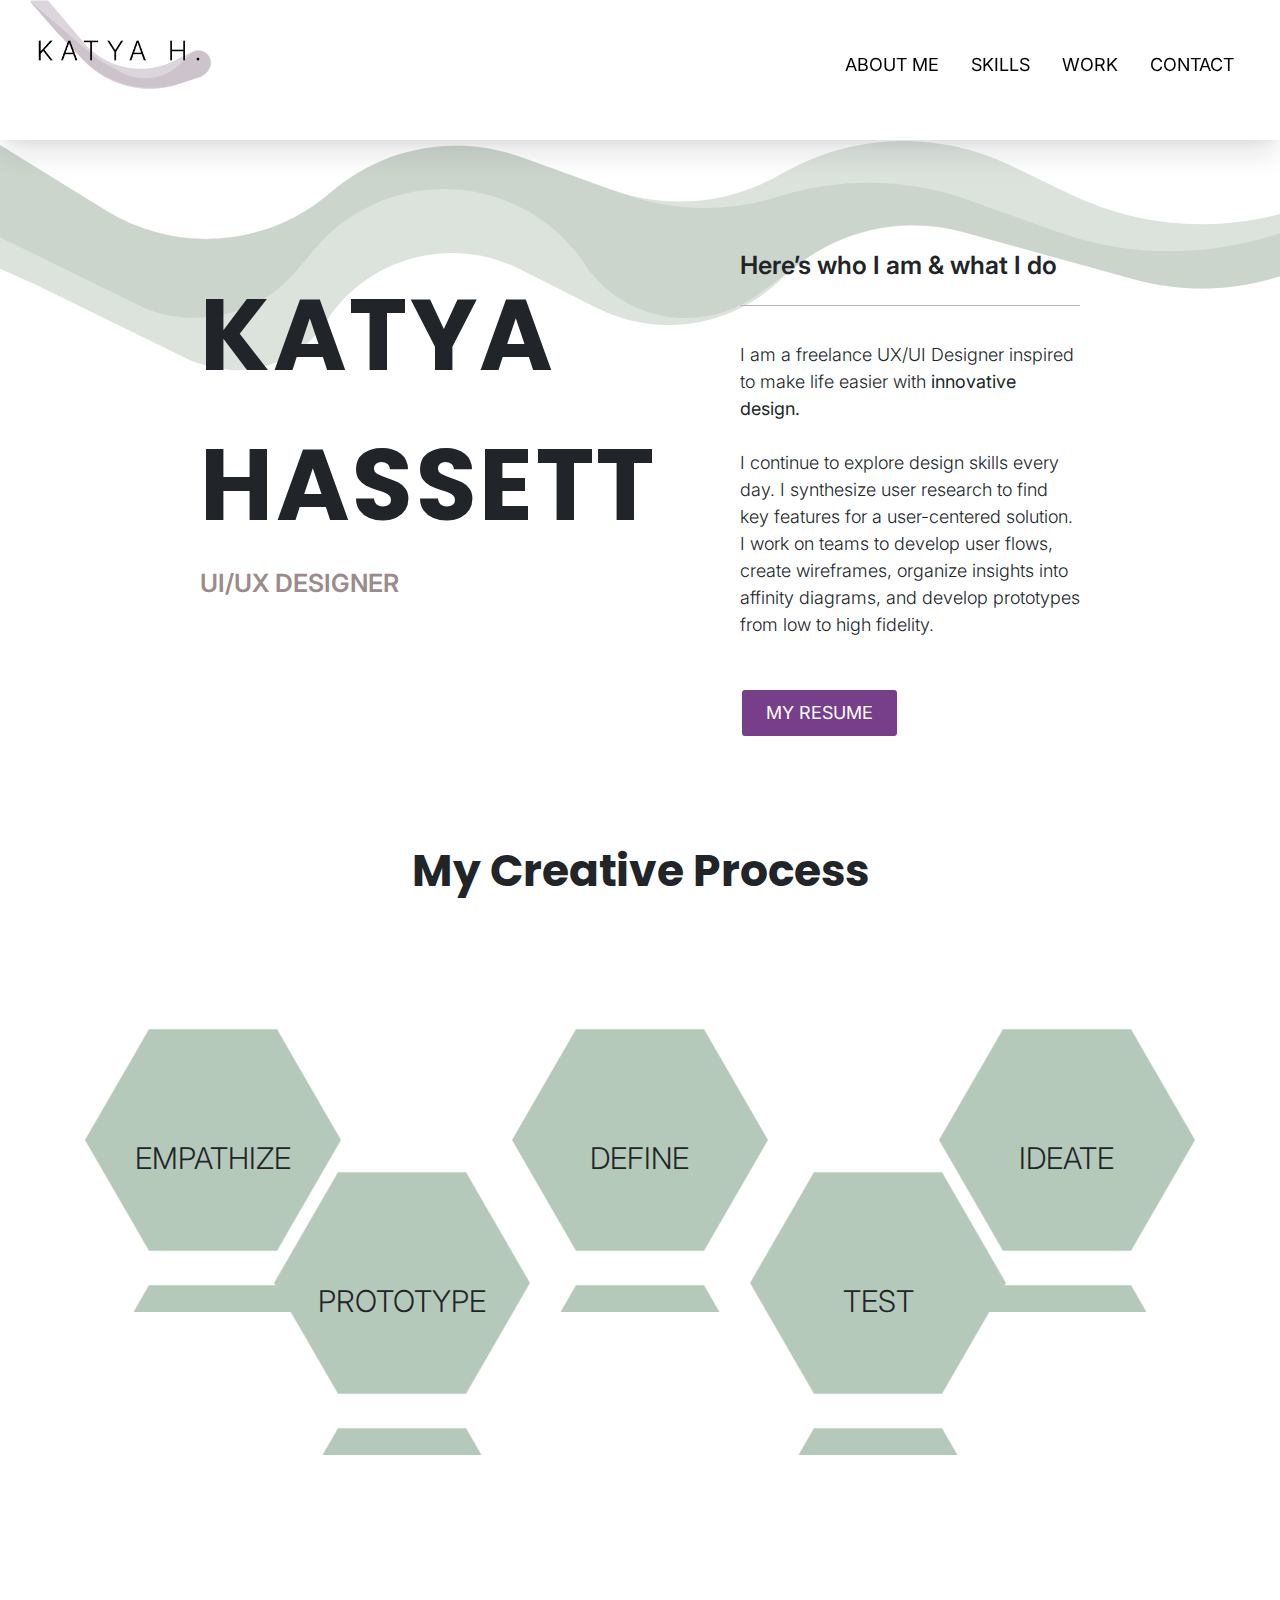
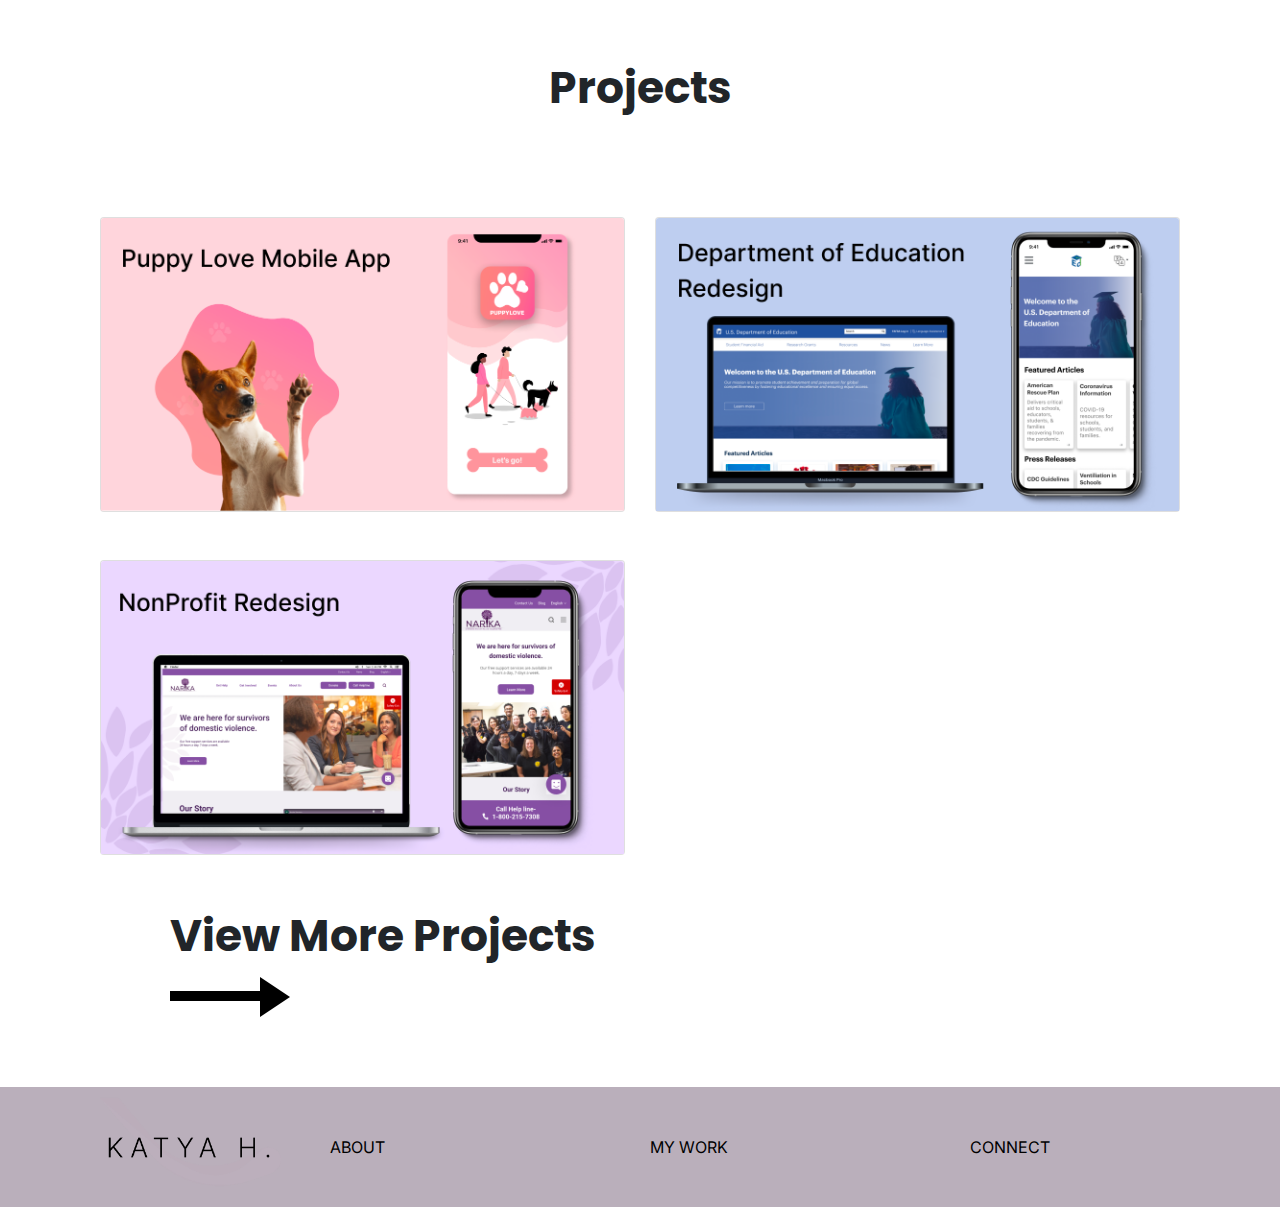
<file: index.html>
<!DOCTYPE html>
<html>
    <head>
        <!-- Hotjar Tracking Code for https://khassett.github.io/UX_UI_HW_19/ -->
        <script>
            (function(h,o,t,j,a,r){
                h.hj=h.hj||function(){(h.hj.q=h.hj.q||[]).push(arguments)};
                h._hjSettings={hjid:2641398,hjsv:6};
                a=o.getElementsByTagName('head')[0];
                r=o.createElement('script');r.async=1;
                r.src=t+h._hjSettings.hjid+j+h._hjSettings.hjsv;
                a.appendChild(r);
            })(window,document,'https://static.hotjar.com/c/hotjar-','.js?sv=');
        </script>
        <meta name="viewport" content="width=device-width, initial-scale=1">
        <link rel="stylesheet" href="https://stackpath.bootstrapcdn.com/bootstrap/4.3.1/css/bootstrap.min.css" integrity="sha384-ggOyR0iXCbMQv3Xipma34MD+dH/1fQ784/j6cY/iJTQUOhcWr7x9JvoRxT2MZw1T" crossorigin="anonymous">
        <script src="https://ajax.googleapis.com/ajax/libs/jquery/3.5.1/jquery.min.js"></script>
        <script src="js/index.js"></script>

        <title>Katya Hassett</title>
        <link rel="stylesheet" href="style.css">
        <link rel="preconnect" href="https://fonts.googleapis.com">
        <link rel="preconnect" href="https://fonts.gstatic.com" crossorigin>
        <link href="https://fonts.googleapis.com/css2?family=Poppins:wght@400;700&display=swap" rel="stylesheet">
        <link rel="preconnect" href="https://fonts.googleapis.com">
        <link rel="preconnect" href="https://fonts.gstatic.com" crossorigin>
        <link href="https://fonts.googleapis.com/css2?family=Inter:wght@300;400;500;600;700&display=swap" rel="stylesheet">
    </head>

    <body class="mysite">
        <header id="navbar" class="navbar sticky-top navbar navbar-light nav" style="background-color: #ffffff";>
            <a href="index.html">
                <img id ="logo" src="./images/logo.png" alt="Katya H. Logo">
            </a>

            <ul class="main-nav nav-items">
                <li class="nav-li"><a href="#">ABOUT ME</a></li>
                <li class="nav-li"><a href="skills.html">SKILLS</a></li>
                <li class="nav-li"><a href="myWork.html">WORK</a></li>
                <li class="nav-li"><a href="contact.html">CONTACT</a></li>
            </ul>
        </header> 
        <main class="main-content">
            <div class="swirl"> 
                <svg height="500" width="100%" left="109px" position="absolute" fill="none" xmlns="http://www.w3.org/2000/svg">
                 <path opacity="0.5" d="M-635.546 -806.524L-600.464 -797.242C-524.139 -777.048 -494.987 -684.147 -546.091 -623.966C-564.326 -602.493 -573.39 -574.713 -571.328 -546.617L-530.932 3.82957C-529.333 25.6133 -523.881 46.9405 -514.829 66.8188C-483.574 135.454 -416.501 174.691 -347.272 174.962C-323.124 143.686 -281.341 130.344 -243.001 142.946L-222.844 129.457C-155.665 84.5042 -68.4273 82.9039 0.355499 125.363L105.905 190.518C176.856 234.316 268.036 226.934 331.017 172.294C383.183 127.037 455.743 113.524 520.703 136.969L610.84 169.501C667.039 189.784 729.334 184.155 780.987 154.124C851.05 113.389 936.742 110.006 1009.8 145.089L1069.78 173.891C1208.52 240.518 1367.6 192.579 1450.83 76.5283C1454.19 63.7051 1456.61 50.4302 1458 36.7646L1480.3 -507.457L1452.62 -579.404C1436.49 -621.326 1401.56 -653.204 1358.35 -665.444L1181.42 -715.552C1047.68 -753.429 1076.8 -950.815 1215.78 -948.464C1255.84 -947.786 1292.86 -926.94 1314.22 -893.033L1428.93 -710.891C1465.44 -652.918 1483.49 -585.224 1480.68 -516.769L1480.3 -507.457L1523.56 -395.01C1547.64 -332.418 1552.58 -264.081 1537.73 -198.68L1500.38 -34.0958C1490.98 7.31252 1473.79 44.5124 1450.83 76.5283C1415.08 213.021 1272.93 298.347 1132.11 259.029L965.253 212.443C910.899 197.267 852.614 206.936 806.072 238.851L803.864 240.364C795.97 245.777 788.576 251.884 781.768 258.612C732.617 307.184 657.934 318.933 596.244 287.798L519.504 249.067C451.22 214.603 367.94 237.083 326.274 301.226C298.693 343.685 245.217 361.133 197.902 343.112L189.5 339.912L35 264.132L-234.518 146.189C-237.321 144.962 -240.152 143.882 -243.001 142.946L-244.178 143.733C-276.13 165.113 -311.981 175.101 -347.272 174.962C-351.553 180.507 -355.279 186.615 -358.335 193.242C-385.604 252.398 -463.111 266.927 -509.955 221.665L-589.72 144.592C-638.559 97.4022 -655.335 26.0364 -632.637 -37.9698L-570.357 -213.588C-543.804 -288.465 -584.027 -370.531 -659.475 -395.415C-704.349 -410.215 -738.886 -446.421 -751.553 -491.943L-794.337 -645.696C-821.315 -742.649 -732.834 -832.264 -635.546 -806.524Z" fill="#B9C8BC"/>
                <path opacity="0.5" d="M-635.546 -806.524L-600.464 -797.242C-524.139 -777.048 -494.987 -684.147 -546.091 -623.966C-564.326 -602.493 -573.39 -574.713 -571.328 -546.617L-530.932 3.82957C-529.333 25.6133 -523.881 46.9405 -514.829 66.8188C-483.758 135.05 -417.289 174.228 -348.494 174.954C-324.246 139.016 -278.47 122.728 -236.15 136.887L-234.681 137.378L-222.844 129.457C-155.665 84.5042 -68.4273 82.9039 0.355499 125.363L105.905 190.518C176.856 234.316 268.036 226.934 331.017 172.294C383.183 127.037 455.743 113.524 520.703 136.969L621.23 173.251C672.004 191.576 727.387 192.735 778.883 176.551C840.926 157.052 907.639 158.348 968.878 180.241L1056.19 211.456C1205 264.656 1363.96 207.209 1448.2 85.7129C1452.94 70.0766 1456.26 53.7215 1458 36.7646L1480.3 -507.457L1452.62 -579.404C1436.49 -621.326 1401.56 -653.204 1358.35 -665.444L1181.42 -715.552C1047.68 -753.429 1076.8 -950.815 1215.78 -948.464C1255.84 -947.786 1292.86 -926.94 1314.22 -893.033L1428.93 -710.891C1465.44 -652.918 1483.49 -585.224 1480.68 -516.769L1480.3 -507.457L1523.56 -395.01C1547.64 -332.418 1552.58 -264.081 1537.73 -198.68L1499.95 -32.2079C1490.02 11.552 1472.12 51.2145 1448.2 85.7129C1408.69 216.129 1270.75 296.538 1133.64 258.956L959.83 211.318C916.788 199.52 870.523 204.165 830.553 224.02C821.26 228.635 812.308 234.108 803.974 240.287L758.394 274.082C702.636 315.422 623.645 301.795 584.961 244.163C521.961 150.302 386.515 143.153 313.984 229.861L297.449 249.629C260.673 293.593 200.064 309.401 146.5 289L-7.99998 213.22L-234.681 137.378L-244.178 143.733C-276.499 165.36 -312.809 175.33 -348.494 174.954C-351.423 179.295 -354.038 183.923 -356.295 188.818C-384.562 250.137 -464.902 265.197 -513.458 218.28L-589.72 144.592C-638.559 97.4022 -655.335 26.0364 -632.637 -37.9698L-570.357 -213.588C-543.804 -288.465 -584.027 -370.531 -659.475 -395.415C-704.349 -410.215 -738.886 -446.421 -751.553 -491.943L-794.337 -645.696C-821.315 -742.649 -732.834 -832.264 -635.546 -806.524Z" fill="#B9C8BC"/>
                </svg>
            </div>
                    
            <section class="wrapper">
                <div class="content-left">
                    <h1>KATYA HASSETT</h1>
                    <h2 id ="myTitle">UI/UX DESIGNER</h2>
                </div>
                <div class="content-right">
                    <h2 class="intro">Here’s who I am & what I do</h2>
                    <p>I am a freelance UX/UI Designer inspired to make life easier with <b>innovative design.</b><br/><br/>
                        I continue to explore design skills every day. I synthesize user research to find key features for a user-centered solution. I work on teams to develop user flows, create wireframes, organize insights into affinity diagrams, and develop prototypes from low to high fidelity. 
                    </p>
                    <button class="btn-cta">MY RESUME</button>
                </div>
            </section>

            <div class="creative-process text-center">
                <h4>My Creative Process</h4>
            </div>

            <div class="wrapper-hex">
                <div class="hex-row1">
                    <div class="hex-col hex">
                        <h3 class="w-100">EMPATHIZE</h3>
                    </div>
                
                    <div class="hex-col hex">
                        <h3 class="w-100">DEFINE</h3>
                    </div>
                
                    <div class="hex-col hex">
                        <h3 class="w-100">IDEATE</h3>
                    </div>
                </div>

                <div class="hex-row2">
                    <div class="hex-col hex hex-row2-col1">
                        <h3 class="w-100">PROTOTYPE</h3>
                    </div>

                    <div class="hex-col hex">
                        <h3 class="w-100">TEST</h3>
                    </div>
                </div>
            </div>

            <div class="hp-projects text-center">
                <h4>Projects</h4>
            </div>
        
            <div class="row pt-5">
                <div class="col-6">
                    <div class="card-deck card card-margin">
                        <img class="card-img-top" src="./images/PuppyLove.png" width=100% alt="PUPPY LOVE">
                    </div>
                </div>

                <div class="col-6">
                    <div class="card-deck card card-margin">
                        <img class="card-img-top" src="./images/Edgov.png" width=100% alt="ed.gov">
                    </div>
                </div>
            </div>

            <div class="row pt-5">
                <div class="col-6">
                    <div class="card-deck card card-margin">
                        <img class="card-img-top" src="./images/narika.png" width=100% alt="PUPPY LOVE">
                    </div>
                </div>
                <div class="row pt-5">
                    <div>
                        <div class= "text-link">
                            <h4>View More Projects</h4>
                            <div class="arrow">
                                <div class="line"></div>
                                <div class="point"></div>
                            </div>
                            <div class="arrow">
                                <div class="arrow-top"></div>
                                <div class="arrow-bottom"></div>
                            </div>
                        </div>
                    </div>
                </div>
            </div>

        </main>

        <footer class="wrapper footer">
            <div class="footer-col">
                <a href="index.html">
                    <img class="logo-footer" id ="logo" src="./images/logo-footer.png" alt="Katya H. Logo">
                </a>
            </div>
            <div class="footer-col">
                <a>About</a> 
            </div>
            <div class="footer-col">
                <a>My Work</a> 
            </div><div class="footer-col">
                <a>Connect</a> 
            </div>
            
    
        </footer>

    </body>

</html>
</file>
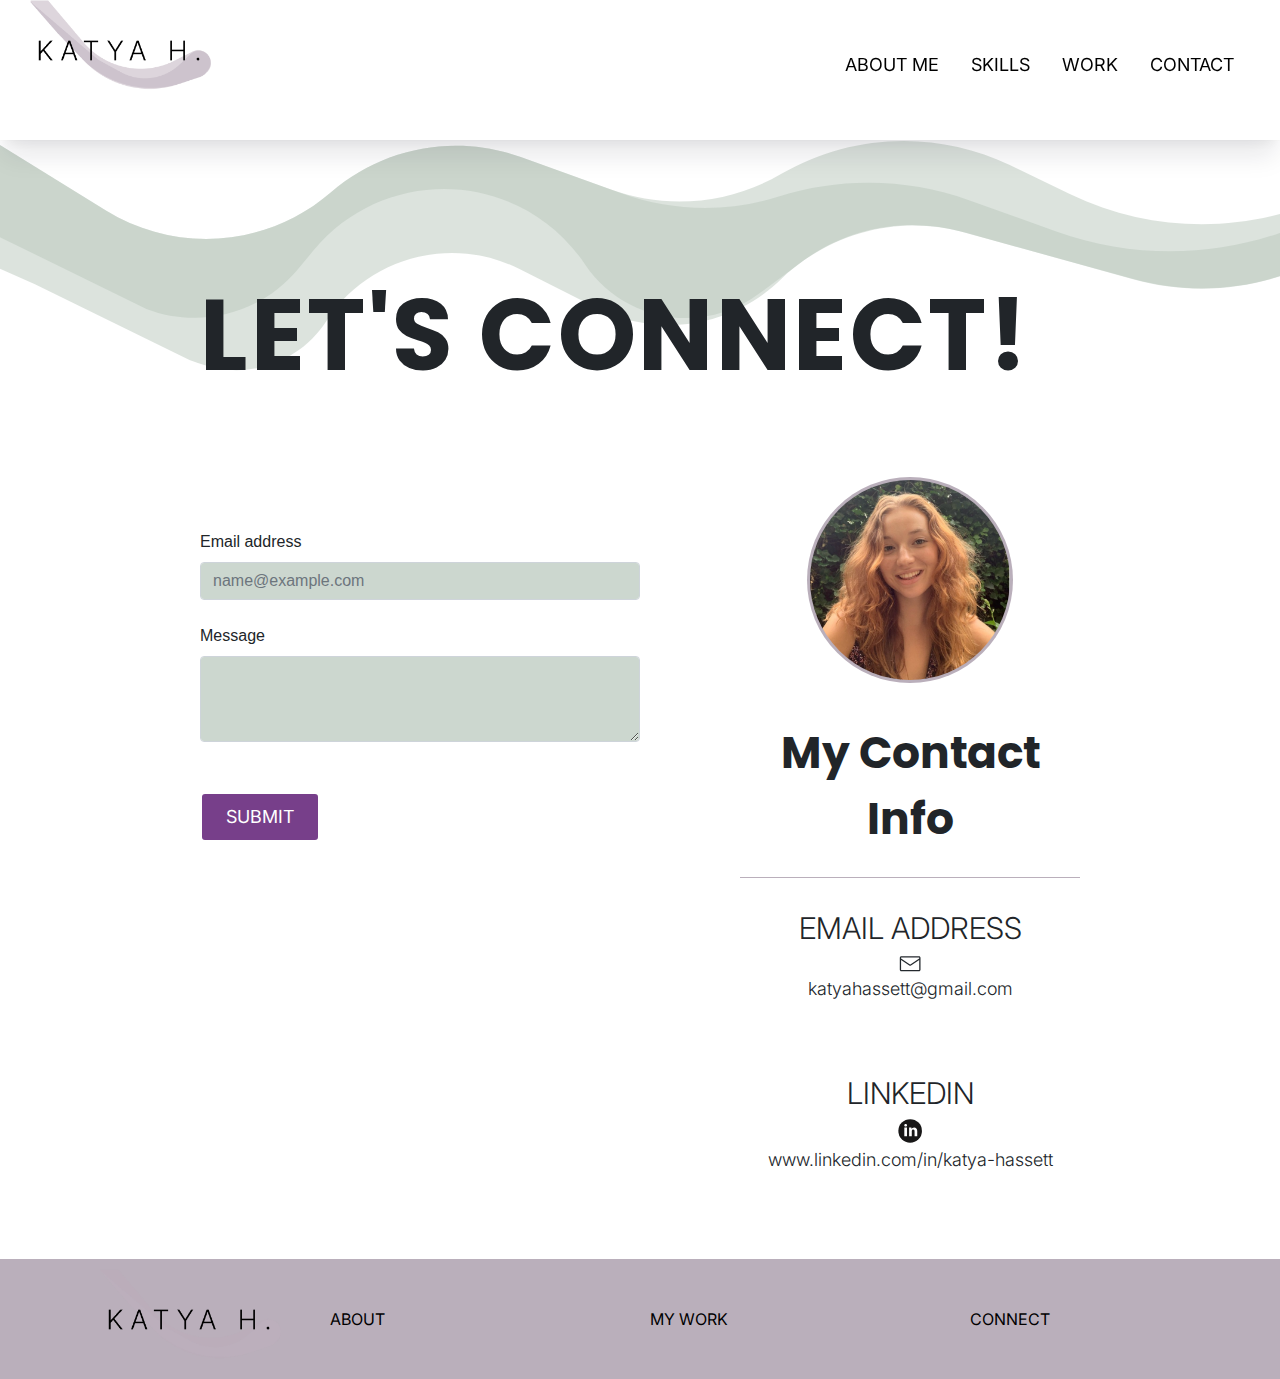
<file: contact.html>
<!DOCTYPE html>
<html>
    <head>
        <!-- Hotjar Tracking Code for https://khassett.github.io/UX_UI_HW_19/ -->
        <script>
            (function(h,o,t,j,a,r){
                h.hj=h.hj||function(){(h.hj.q=h.hj.q||[]).push(arguments)};
                h._hjSettings={hjid:2641398,hjsv:6};
                a=o.getElementsByTagName('head')[0];
                r=o.createElement('script');r.async=1;
                r.src=t+h._hjSettings.hjid+j+h._hjSettings.hjsv;
                a.appendChild(r);
            })(window,document,'https://static.hotjar.com/c/hotjar-','.js?sv=');
        </script>
        <meta name="viewport" content="width=device-width, initial-scale=1">
        <link rel="stylesheet" href="https://stackpath.bootstrapcdn.com/bootstrap/4.3.1/css/bootstrap.min.css" integrity="sha384-ggOyR0iXCbMQv3Xipma34MD+dH/1fQ784/j6cY/iJTQUOhcWr7x9JvoRxT2MZw1T" crossorigin="anonymous">
        <script src="https://ajax.googleapis.com/ajax/libs/jquery/3.5.1/jquery.min.js"></script>
        <script src="js/index.js"></script>

        <title>Katya Hassett</title>
        <link rel="stylesheet" href="style.css">
        <link rel="preconnect" href="https://fonts.googleapis.com">
        <link rel="preconnect" href="https://fonts.gstatic.com" crossorigin>
        <link href="https://fonts.googleapis.com/css2?family=Poppins:wght@400;700&display=swap" rel="stylesheet">
        <link rel="preconnect" href="https://fonts.googleapis.com">
        <link rel="preconnect" href="https://fonts.gstatic.com" crossorigin>
        <link href="https://fonts.googleapis.com/css2?family=Inter:wght@300;400;500;600;700&display=swap" rel="stylesheet">
    </head>
    <body class="mysite">
        <header id="navbar" class="navbar sticky-top navbar navbar-light nav" style="background-color: #ffffff";>
            <a href="index.html">
                <img id ="logo" src="./images/logo.png" alt="Katya H. Logo">
            </a>

            <ul class="main-nav nav-items">
                <li class="nav-li"><a href="#">ABOUT ME</a></li>
                <li class="nav-li"><a href="skills.html">SKILLS</a></li>
                <li class="nav-li"><a href="myWork.html">WORK</a></li>
                <li class="nav-li"><a href="contact.html">CONTACT</a></li>
            </ul>
        </header> 

        <main class="main-content">
            <div class="swirl"> 
                <svg height="500" width="100%" left="109px" position="absolute" fill="none" xmlns="http://www.w3.org/2000/svg">
                 <path opacity="0.5" d="M-635.546 -806.524L-600.464 -797.242C-524.139 -777.048 -494.987 -684.147 -546.091 -623.966C-564.326 -602.493 -573.39 -574.713 -571.328 -546.617L-530.932 3.82957C-529.333 25.6133 -523.881 46.9405 -514.829 66.8188C-483.574 135.454 -416.501 174.691 -347.272 174.962C-323.124 143.686 -281.341 130.344 -243.001 142.946L-222.844 129.457C-155.665 84.5042 -68.4273 82.9039 0.355499 125.363L105.905 190.518C176.856 234.316 268.036 226.934 331.017 172.294C383.183 127.037 455.743 113.524 520.703 136.969L610.84 169.501C667.039 189.784 729.334 184.155 780.987 154.124C851.05 113.389 936.742 110.006 1009.8 145.089L1069.78 173.891C1208.52 240.518 1367.6 192.579 1450.83 76.5283C1454.19 63.7051 1456.61 50.4302 1458 36.7646L1480.3 -507.457L1452.62 -579.404C1436.49 -621.326 1401.56 -653.204 1358.35 -665.444L1181.42 -715.552C1047.68 -753.429 1076.8 -950.815 1215.78 -948.464C1255.84 -947.786 1292.86 -926.94 1314.22 -893.033L1428.93 -710.891C1465.44 -652.918 1483.49 -585.224 1480.68 -516.769L1480.3 -507.457L1523.56 -395.01C1547.64 -332.418 1552.58 -264.081 1537.73 -198.68L1500.38 -34.0958C1490.98 7.31252 1473.79 44.5124 1450.83 76.5283C1415.08 213.021 1272.93 298.347 1132.11 259.029L965.253 212.443C910.899 197.267 852.614 206.936 806.072 238.851L803.864 240.364C795.97 245.777 788.576 251.884 781.768 258.612C732.617 307.184 657.934 318.933 596.244 287.798L519.504 249.067C451.22 214.603 367.94 237.083 326.274 301.226C298.693 343.685 245.217 361.133 197.902 343.112L189.5 339.912L35 264.132L-234.518 146.189C-237.321 144.962 -240.152 143.882 -243.001 142.946L-244.178 143.733C-276.13 165.113 -311.981 175.101 -347.272 174.962C-351.553 180.507 -355.279 186.615 -358.335 193.242C-385.604 252.398 -463.111 266.927 -509.955 221.665L-589.72 144.592C-638.559 97.4022 -655.335 26.0364 -632.637 -37.9698L-570.357 -213.588C-543.804 -288.465 -584.027 -370.531 -659.475 -395.415C-704.349 -410.215 -738.886 -446.421 -751.553 -491.943L-794.337 -645.696C-821.315 -742.649 -732.834 -832.264 -635.546 -806.524Z" fill="#B9C8BC"/>
                <path opacity="0.5" d="M-635.546 -806.524L-600.464 -797.242C-524.139 -777.048 -494.987 -684.147 -546.091 -623.966C-564.326 -602.493 -573.39 -574.713 -571.328 -546.617L-530.932 3.82957C-529.333 25.6133 -523.881 46.9405 -514.829 66.8188C-483.758 135.05 -417.289 174.228 -348.494 174.954C-324.246 139.016 -278.47 122.728 -236.15 136.887L-234.681 137.378L-222.844 129.457C-155.665 84.5042 -68.4273 82.9039 0.355499 125.363L105.905 190.518C176.856 234.316 268.036 226.934 331.017 172.294C383.183 127.037 455.743 113.524 520.703 136.969L621.23 173.251C672.004 191.576 727.387 192.735 778.883 176.551C840.926 157.052 907.639 158.348 968.878 180.241L1056.19 211.456C1205 264.656 1363.96 207.209 1448.2 85.7129C1452.94 70.0766 1456.26 53.7215 1458 36.7646L1480.3 -507.457L1452.62 -579.404C1436.49 -621.326 1401.56 -653.204 1358.35 -665.444L1181.42 -715.552C1047.68 -753.429 1076.8 -950.815 1215.78 -948.464C1255.84 -947.786 1292.86 -926.94 1314.22 -893.033L1428.93 -710.891C1465.44 -652.918 1483.49 -585.224 1480.68 -516.769L1480.3 -507.457L1523.56 -395.01C1547.64 -332.418 1552.58 -264.081 1537.73 -198.68L1499.95 -32.2079C1490.02 11.552 1472.12 51.2145 1448.2 85.7129C1408.69 216.129 1270.75 296.538 1133.64 258.956L959.83 211.318C916.788 199.52 870.523 204.165 830.553 224.02C821.26 228.635 812.308 234.108 803.974 240.287L758.394 274.082C702.636 315.422 623.645 301.795 584.961 244.163C521.961 150.302 386.515 143.153 313.984 229.861L297.449 249.629C260.673 293.593 200.064 309.401 146.5 289L-7.99998 213.22L-234.681 137.378L-244.178 143.733C-276.499 165.36 -312.809 175.33 -348.494 174.954C-351.423 179.295 -354.038 183.923 -356.295 188.818C-384.562 250.137 -464.902 265.197 -513.458 218.28L-589.72 144.592C-638.559 97.4022 -655.335 26.0364 -632.637 -37.9698L-570.357 -213.588C-543.804 -288.465 -584.027 -370.531 -659.475 -395.415C-704.349 -410.215 -738.886 -446.421 -751.553 -491.943L-794.337 -645.696C-821.315 -742.649 -732.834 -832.264 -635.546 -806.524Z" fill="#B9C8BC"/>
                </svg>
            </div>
            <div>
                <h1 class="h1-placement">LET'S CONNECT!</h1>
            </div>
            <section class="wrapper">
                <div class="content-left">
                    <form>
                        <div class="form-group">
                          <label for="exampleFormControlInput1">Email address</label>
                          <input type="email" class="form-control" id="exampleFormControlInput1" placeholder="name@example.com">
                        </div>
                        <div class="form-group">
                          <label for="exampleFormControlTextarea1">Message</label>
                          <textarea class="form-control" id="exampleFormControlTextarea1" rows="3"></textarea>
                        </div>
                        <button type="submit" class="btn-cta">Submit</button>
                      </form>
                </div>
                <div class="content-right">
                    <div class="contact-info">
                       <img class="image" src="./images/profile.png" alt="Profile Image">
                    </div>
                    <div class="contact-info"><h4 class="intro">My Contact Info</h4>
                        <div class="ci-email">
                            <h3>EMAIL ADDRESS</h3>
                            <div>
                                <svg width="22" height="16" viewBox="0 0 22 16" fill="none" xmlns="http://www.w3.org/2000/svg">
                                    <path fill-rule="evenodd" clip-rule="evenodd" d="M2.30661 0.218506C1.47207 0.218506 0.795532 0.895039 0.795532 1.72958V13.8182C0.795532 14.6528 1.47207 15.3293 2.30661 15.3293H20.0078C20.8424 15.3293 21.5189 14.6528 21.5189 13.8182V1.72958C21.5189 0.895039 20.8424 0.218506 20.0078 0.218506H2.30661ZM2.09074 1.72958C2.09074 1.61036 2.18739 1.51372 2.30661 1.51372H20.0078C20.127 1.51372 20.2237 1.61036 20.2237 1.72958V2.46489L11.278 8.50924C11.205 8.55858 11.1094 8.55858 11.0363 8.50924L2.09074 2.46492V1.72958ZM2.09074 4.02807V13.8182C2.09074 13.9374 2.18739 14.0341 2.30661 14.0341H20.0078C20.127 14.0341 20.2237 13.9374 20.2237 13.8182V4.02804L12.0032 9.58244C11.4921 9.92779 10.8223 9.92779 10.3112 9.58244L2.09074 4.02807Z" fill="#24292E"/>
                                </svg>
                            </div>
                            <p>katyahassett@gmail.com</p>
                        </div>
                        <div>
                            <h3>LINKEDIN</h3>
                            <div>
                                <svg width="30" height="30" viewBox="0 0 30 30" fill="none" xmlns="http://www.w3.org/2000/svg">
                                    <ellipse cx="15.1572" cy="14.9693" rx="11.8008" ry="11.8008" fill="#181717"/>
                                    <path fill-rule="evenodd" clip-rule="evenodd" d="M12.074 9.23635C12.074 9.971 11.5146 10.5655 10.6399 10.5655C9.79917 10.5655 9.23979 9.971 9.2571 9.23635C9.23979 8.46599 9.79916 7.88876 10.6566 7.88876C11.5146 7.88876 12.0572 8.46599 12.074 9.23635ZM9.32744 20.1728V11.6156H11.9869V20.1723H9.32744V20.1728Z" fill="white"/>
                                    <path fill-rule="evenodd" clip-rule="evenodd" d="M14.1184 14.3467C14.1184 13.2794 14.0833 12.3694 14.0481 11.6169H16.3581L16.4809 12.7892H16.5334C16.8834 12.2466 17.7582 11.4249 19.1755 11.4249C20.9251 11.4249 22.2375 12.5799 22.2375 15.0987V20.1742H19.578V15.4319C19.578 14.3289 19.1934 13.5769 18.231 13.5769C17.4958 13.5769 17.0587 14.0843 16.8839 14.5739C16.8136 14.7492 16.779 14.9937 16.779 15.2393V20.1742H14.1195V14.3467H14.1184Z" fill="white"/>
                                </svg>        
                            </div>
                            <p>www.linkedin.com/in/katya-hassett</p>
                        </div>

                            
                    </div>
                    
                </div>
            </section>



                <footer class="wrapper footer">
                    <div class="footer-col">
                        <a href="index.html">
                            <img class="logo-footer" id ="logo" src="./images/logo-footer.png" alt="Katya H. Logo">
                        </a>
                    </div>
                    <div class="footer-col">
                        <a>About</a> 
                    </div>
                    <div class="footer-col">
                        <a>My Work</a> 
                    </div><div class="footer-col">
                        <a>Connect</a> 
                    </div>
                    
            
                </footer>
        
            </body>
        
        </html>
</file>
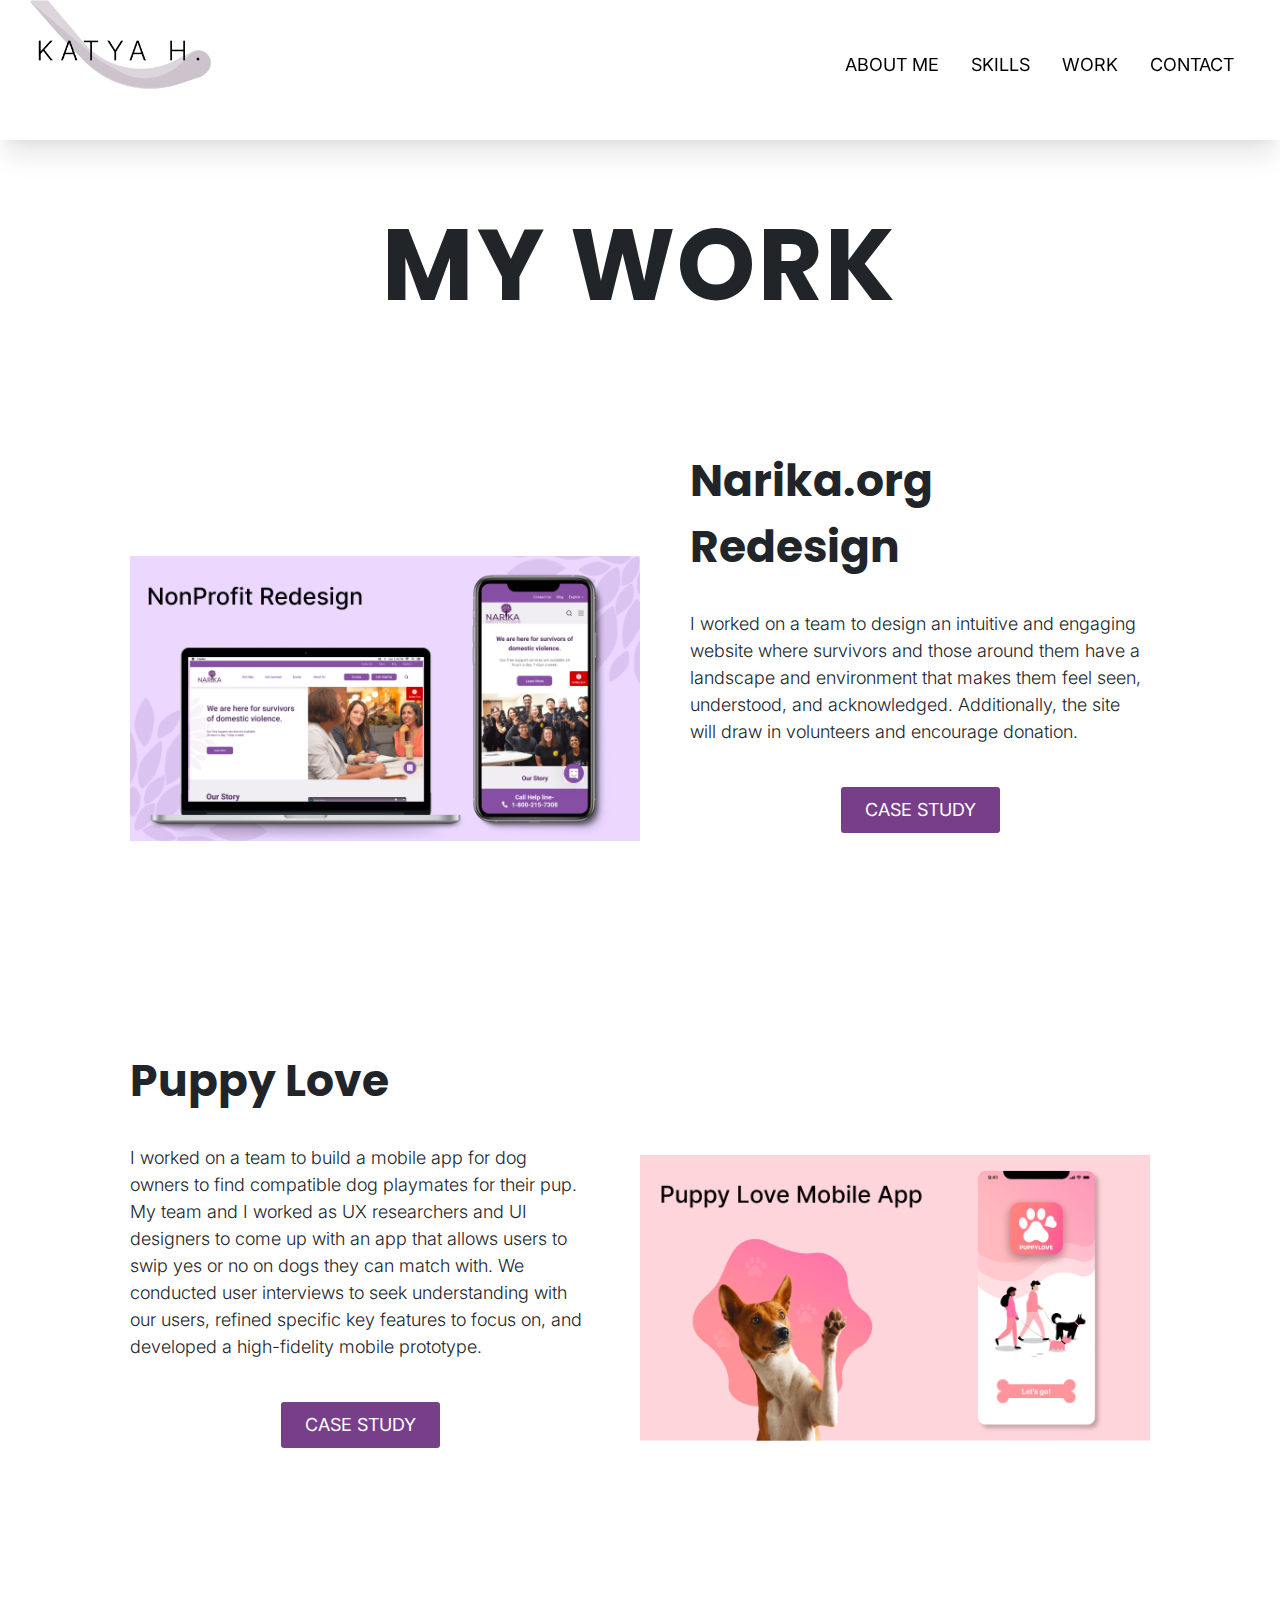
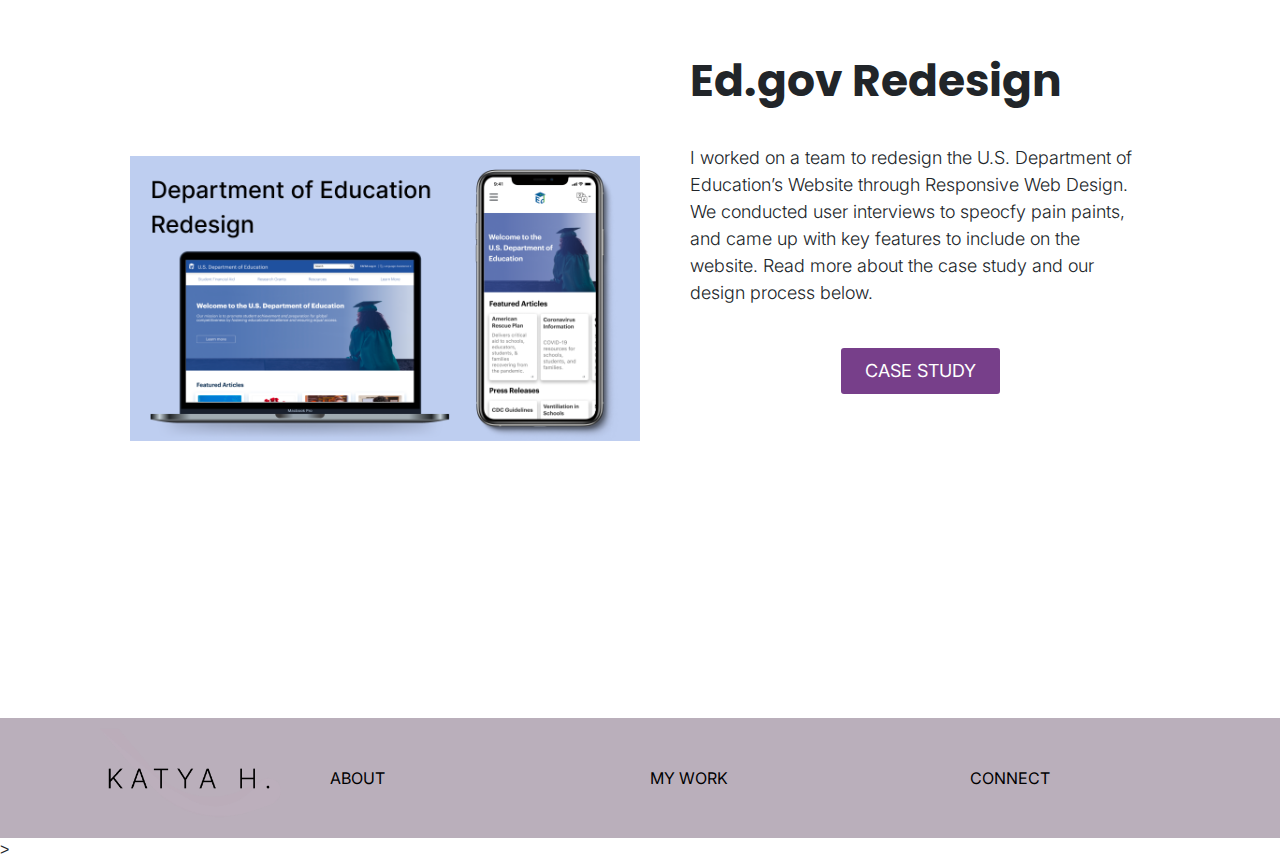
<file: myWork.html>
<!DOCTYPE html>
<html>
    <head>
        <!-- Hotjar Tracking Code for https://khassett.github.io/UX_UI_HW_19/ -->
        <script>
            (function(h,o,t,j,a,r){
                h.hj=h.hj||function(){(h.hj.q=h.hj.q||[]).push(arguments)};
                h._hjSettings={hjid:2641398,hjsv:6};
                a=o.getElementsByTagName('head')[0];
                r=o.createElement('script');r.async=1;
                r.src=t+h._hjSettings.hjid+j+h._hjSettings.hjsv;
                a.appendChild(r);
            })(window,document,'https://static.hotjar.com/c/hotjar-','.js?sv=');
        </script>
        <meta name="viewport" content="width=device-width, initial-scale=1">
        <link rel="stylesheet" href="https://stackpath.bootstrapcdn.com/bootstrap/4.3.1/css/bootstrap.min.css" integrity="sha384-ggOyR0iXCbMQv3Xipma34MD+dH/1fQ784/j6cY/iJTQUOhcWr7x9JvoRxT2MZw1T" crossorigin="anonymous">
        <script src="https://ajax.googleapis.com/ajax/libs/jquery/3.5.1/jquery.min.js"></script>
        <script src="js/index.js"></script>

        <title>Katya Hassett</title>
        <link rel="stylesheet" href="style.css">
        <link rel="preconnect" href="https://fonts.googleapis.com">
        <link rel="preconnect" href="https://fonts.gstatic.com" crossorigin>
        <link href="https://fonts.googleapis.com/css2?family=Poppins:wght@400;700&display=swap" rel="stylesheet">
        <link rel="preconnect" href="https://fonts.googleapis.com">
        <link rel="preconnect" href="https://fonts.gstatic.com" crossorigin>
        <link href="https://fonts.googleapis.com/css2?family=Inter:wght@300;400;500;600;700&display=swap" rel="stylesheet">
    </head>

    <body class="mysite">
        <header class="navbar sticky-top navbar navbar-light nav" style="background-color: #ffffff";>
            <a href="index.html">
                <img id ="logo" src="./images/logo.png" alt="Katya H. Logo">
            </a>

            <ul class="main-nav nav-items">
                <li class="nav-li"><a href="#">ABOUT ME</a></li>
                <li class="nav-li"><a href="skills.html">SKILLS</a></li>
                <li class="nav-li"><a href="myWork.html">WORK</a></li>
                <li class="nav-li"><a href="contact.html">CONTACT</a></li>
            </ul>
        </header>
        
    <main>
        <section class="wrapper">
            <div class="m-a">
                <h1>MY WORK</h1>
            </div>
        </section>

        <div class="container-fluid">
            <div class="work-row">
                <div class="col-lg-6 work-img1"></div>

                <div class="work-col1">
                    <h4 class="work-h4">Narika.org Redesign</h4>
                    <p>I worked on a team to design an intuitive and engaging website where survivors and those around them have a landscape and environment that makes them feel seen, understood, and acknowledged. Additionally, the site will draw in volunteers and encourage donation.</p>
                    <a href='https://docs.google.com/presentation/d/1iD_ixSKNqYV8R4neyzcyeOvgNAXoZsYi2gdylPT1oC0/edit?usp=sharing'target="_blank"><button class="btn-cta casestudy">Case Study</button></a> 
                </div>
            </div>

            <div class="work-row">
                <div class="work-col1">
                    <h4>Puppy Love</h4>
                    <p>I worked on a team to build a mobile app for dog owners to find compatible dog playmates for their pup. My team and I worked as UX researchers and UI designers to come up with an app that allows users to swip yes or no on dogs they can match with. We conducted user interviews to seek understanding with our users, refined specific key features to focus on, and developed a high-fidelity mobile prototype. </p>
                    <a href='https://docs.google.com/presentation/d/1ajI5k-NkzrRevoqYjwK7u3XILiAh15iGUS6F7MVBhxA/edit#slide=id.p'target="_blank"><button class="btn-cta casestudy">Case Study</button></a>
                </div>
                <div class="col-lg-6 work-img2"></div>
            </div>

            <div class="work-row">
                <div class="col-lg-6 work-img3"></div>

                <div class="work-col1">
                    <h4>Ed.gov Redesign</h4>
                    <p>I worked on a team to redesign the U.S. Department of Education’s Website through Responsive Web Design. We conducted user interviews to speocfy pain paints, and came up with key features to include on the website. Read more about the case study and our design process below.</p>
                    <a href='https://docs.google.com/presentation/d/1SAbUcQoJUoGoUKVV7TlJT52LsBXGVdknOadE5cpK_xw/edit?usp=sharing'target="_blank"><button class="btn-cta casestudy">Case Study</button></a>
                </div>
            </div>
        </div>
    </main>

    <footer class="wrapper footer">
        <div class="footer-col">
            <a href="index.html">
                <img class="logo-footer" id ="logo" src="./images/logo-footer.png" alt="Katya H. Logo">
            </a>
        </div>
        <div class="footer-col">
            <a>About</a> 
        </div>
        <div class="footer-col">
            <a>My Work</a> 
        </div><div class="footer-col">
            <a>Connect</a> 
        </div>
        

    </footer>

</body>>
    
        </footer>

    </body>
</html>
</file>
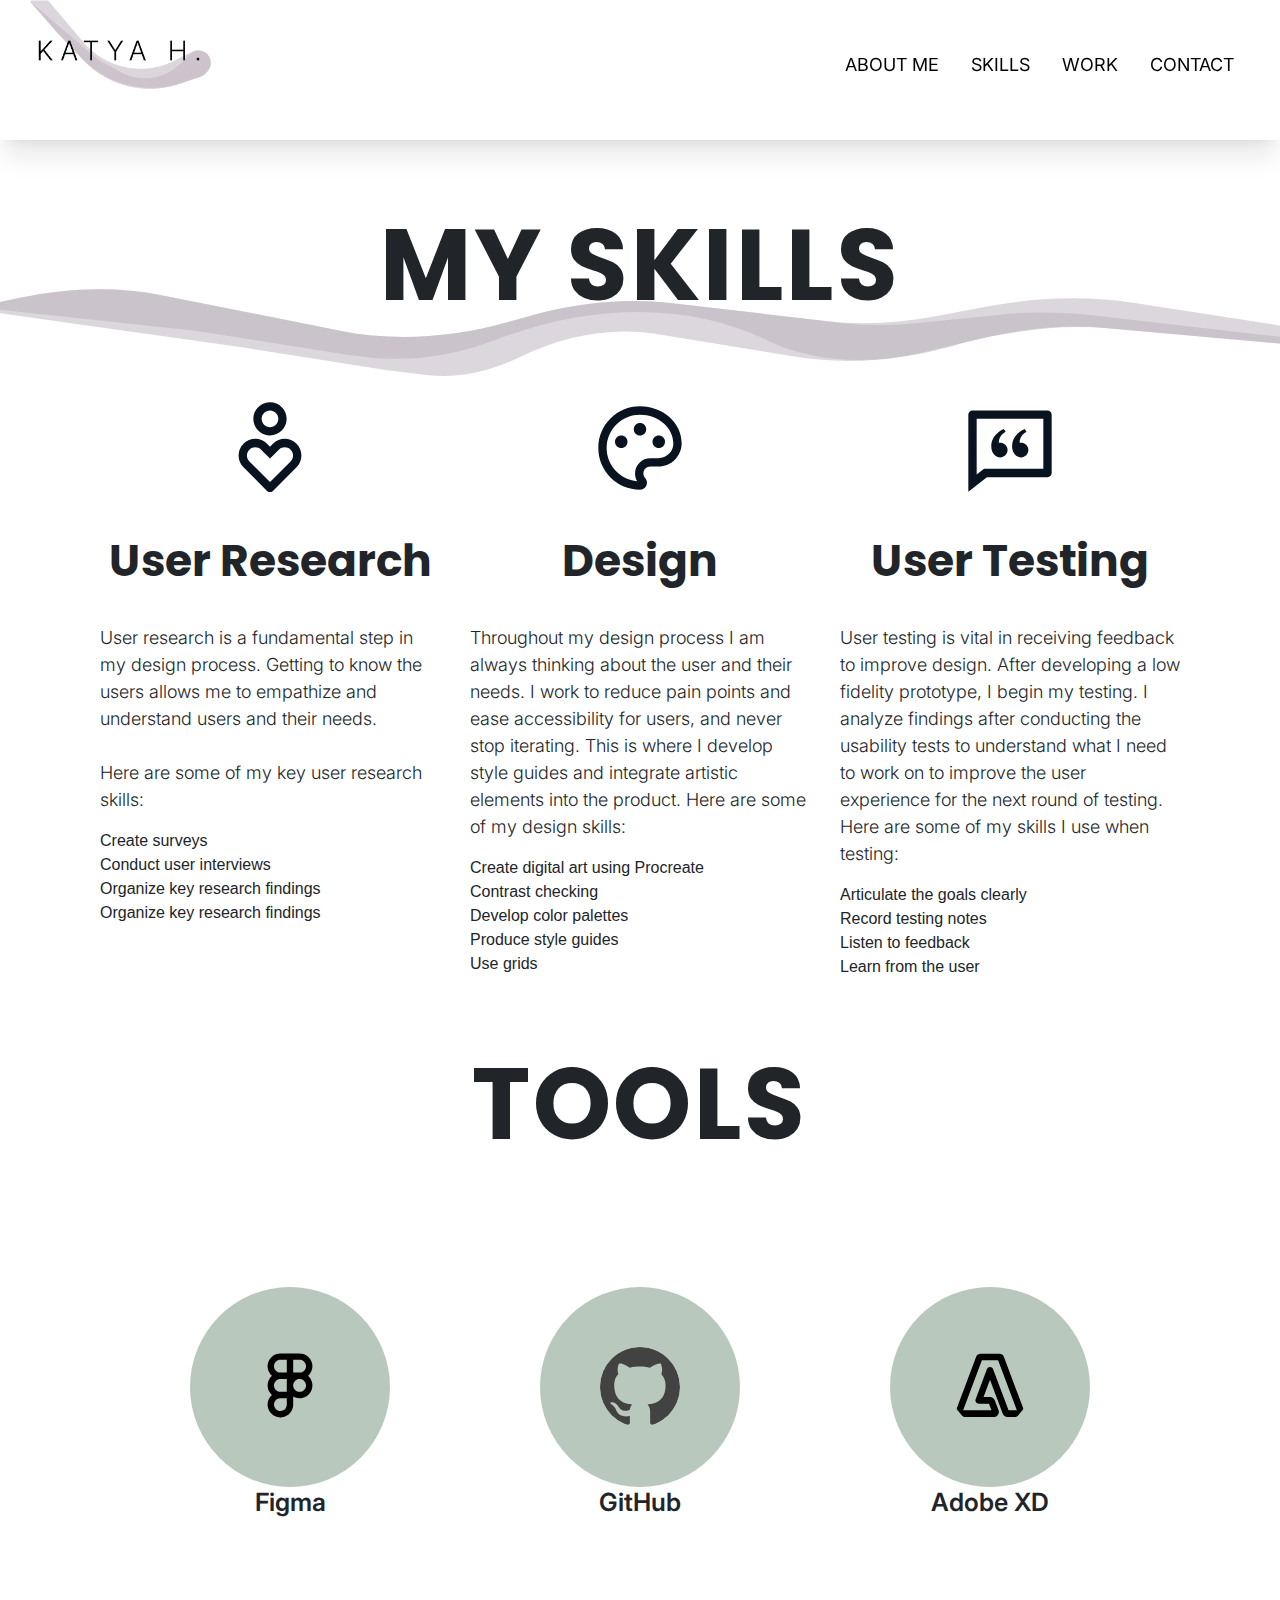
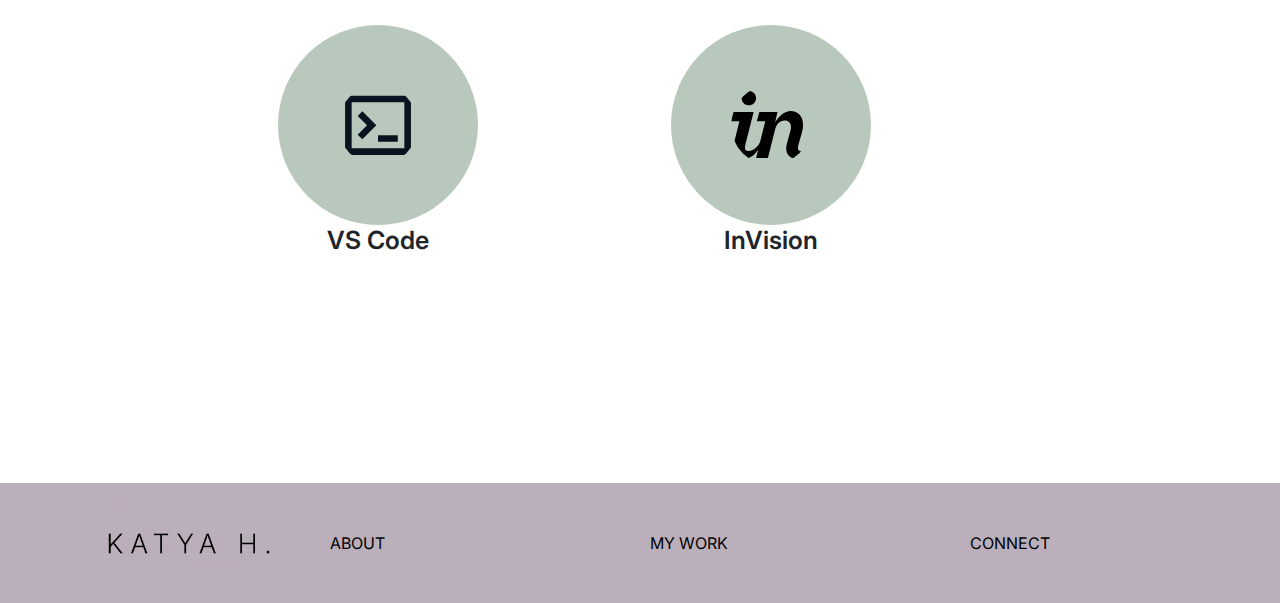
<file: skills.html>
<!DOCTYPE html>
<html>
    <head>
        <!-- Hotjar Tracking Code for https://khassett.github.io/UX_UI_HW_19/ -->
        <script>
            (function(h,o,t,j,a,r){
                h.hj=h.hj||function(){(h.hj.q=h.hj.q||[]).push(arguments)};
                h._hjSettings={hjid:2641398,hjsv:6};
                a=o.getElementsByTagName('head')[0];
                r=o.createElement('script');r.async=1;
                r.src=t+h._hjSettings.hjid+j+h._hjSettings.hjsv;
                a.appendChild(r);
            })(window,document,'https://static.hotjar.com/c/hotjar-','.js?sv=');
        </script>
        <meta name="viewport" content="width=device-width, initial-scale=1">
        <link rel="stylesheet" href="https://stackpath.bootstrapcdn.com/bootstrap/4.3.1/css/bootstrap.min.css" integrity="sha384-ggOyR0iXCbMQv3Xipma34MD+dH/1fQ784/j6cY/iJTQUOhcWr7x9JvoRxT2MZw1T" crossorigin="anonymous">
        <script src="https://ajax.googleapis.com/ajax/libs/jquery/3.5.1/jquery.min.js"></script>
        <script src="js/index.js"></script>

        <title>Katya Hassett</title>
        <link rel="stylesheet" href="style.css">
        <link rel="preconnect" href="https://fonts.googleapis.com">
        <link rel="preconnect" href="https://fonts.gstatic.com" crossorigin>
        <link href="https://fonts.googleapis.com/css2?family=Poppins:wght@400;700&display=swap" rel="stylesheet">
        <link rel="preconnect" href="https://fonts.googleapis.com">
        <link rel="preconnect" href="https://fonts.gstatic.com" crossorigin>
        <link href="https://fonts.googleapis.com/css2?family=Inter:wght@300;400;500;600;700&display=swap" rel="stylesheet">
    </head>

    <body class="mysite">
      <header class="navbar sticky-top navbar navbar-light nav" style="background-color: #ffffff";>
          <a href="index.html">
              <img id ="logo" src="./images/logo.png" alt="Katya H. Logo">
          </a>

          <ul class="main-nav nav-items">
            <li class="nav-li"><a href="#">ABOUT ME</a></li>
            <li class="nav-li"><a href="skills.html">SKILLS</a></li>
            <li class="nav-li"><a href="myWork.html">WORK</a></li>
            <li class="nav-li"><a href="contact.html">CONTACT</a></li>
          </ul>
      </header>
        
    <main>
      <div class="swirl"> 
          <svg width="100%" height="422" viewBox="0 0 1440 422" fill="none" xmlns="http://www.w3.org/2000/svg">
            <path opacity="0.5" d="M570.516 313.653L597.08 306.23C651.239 291.098 705.487 286.32 756.206 292.215L929.561 312.366C967.944 316.827 1008.43 315.185 1049.46 307.502L1113.77 295.46C1169.17 285.088 1223.7 283.82 1274.75 291.716L1644.77 348.943C1689.45 355.853 1738.66 343.065 1780.37 316.177C1792.96 302.8 1802.74 287.036 1808.14 269.944C1809.91 264.336 1811.16 258.713 1811.87 253.144L1816.25 218.694C1825.35 147.217 1809.92 81.6217 1773.98 29.9195C1758.36 23.6242 1741.26 19.5626 1723.12 17.9076L558.889 -88.2856L1536.99 -82.9567C1590.08 -82.6675 1639.53 -71.2959 1681.88 -49.6425C1720.15 -30.0728 1751.19 -2.87079 1773.98 29.9195C1788.82 35.9 1802.31 43.8964 1814.1 53.7608L1836.76 72.7321C1886.69 114.533 1889.17 190.811 1842.74 256.707C1825.97 280.499 1804.42 300.68 1780.37 316.177C1753.57 344.654 1714.02 362.318 1676.78 358.969L1243.53 320.011C1203.39 316.401 1161.17 319.355 1118.62 328.751L1087.91 335.532C1022.73 356.28 955.903 362.349 895.729 352.568L736.799 326.734C688.429 318.872 634.218 328.275 583.798 353.273C549.648 370.204 513.012 377.186 479.735 373.104L433.948 367.487L266.25 340.997L-35.0384 298.534L-137.348 320.582C-150.189 323.35 -162.906 325.117 -175.377 325.904C-207.975 345.1 -245.182 351.069 -275.764 341.553L-421.161 296.306C-458.4 284.718 -461.4 238.098 -426.922 206.786C-388.483 171.877 -397.55 119.995 -442.934 115.174L-541.634 104.69C-557.121 103.045 -570.341 96.5413 -579.318 86.1512L-587.971 76.1364C-624.673 33.6562 -569.03 -42.4351 -505.238 -36.9993L-359.185 -24.5541C-328.758 -21.9614 -332.323 18.3436 -364.043 30.3738C-381.238 36.8951 -392.632 54.2394 -389.307 68.8306L-356.609 212.329C-349.293 244.435 -331.246 271.526 -304.637 290.345L-298.945 294.37C-265.538 317.998 -222.194 328.859 -175.377 325.904C-171.895 323.853 -168.465 321.652 -165.102 319.302C-135.588 298.682 -100.657 289.285 -69.7281 293.644L-35.0384 298.534L22.4157 286.152C77.5404 274.272 131.895 273.251 181.739 283.161L384 323.372C442.157 334.934 506.316 331.591 570.516 313.653Z" fill="#BAAFBB"/>
            <path opacity="0.5" d="M570.516 313.653L597.08 306.23C651.239 291.098 705.487 286.32 756.206 292.215L946.877 314.379C973.88 317.517 1001.96 317.639 1030.58 314.742L1125.57 305.127C1160.05 301.637 1193.89 301.767 1226.44 305.514L1645.34 353.748C1688.68 358.737 1735.46 346.126 1775.62 320.799C1790.47 306.534 1802.03 289.105 1808.1 270.003C1809.9 264.356 1811.16 258.693 1811.88 253.085L1816.25 218.694C1825.35 147.217 1809.92 81.6217 1773.98 29.9195C1758.36 23.6242 1741.26 19.5626 1723.12 17.9076L558.889 -88.2856L1536.99 -82.9567C1590.08 -82.6675 1639.53 -71.2959 1681.88 -49.6425C1720.15 -30.0728 1751.19 -2.87079 1773.98 29.9195C1788.82 35.9 1802.31 43.8964 1814.1 53.7608L1835.09 71.3382C1886 113.955 1888.53 191.722 1841.19 258.904C1823.66 283.78 1800.96 304.82 1775.62 320.799C1749.19 346.203 1712.33 361.574 1677.48 358.498L1245.42 320.357C1213.64 317.552 1180.54 318.851 1146.97 324.222L1114.51 329.414L1038.74 347.508C975.06 362.713 912.968 357.901 862.907 333.88L859.95 332.461C775.046 291.722 665.644 291.832 559.335 332.763C510.339 351.627 459.865 358.594 413.446 352.9L387.275 349.69L219.577 323.199L-26.4677 296.687L-137.348 320.582C-150.263 323.366 -163.053 325.137 -175.593 325.918C-208.553 344.974 -245.986 350.819 -276.813 341.226L-421.161 296.306C-458.4 284.718 -461.4 238.098 -426.922 206.786C-388.483 171.877 -397.55 119.995 -442.934 115.174L-541.634 104.69C-557.121 103.045 -570.341 96.5413 -579.318 86.1512L-587.971 76.1364C-624.673 33.6562 -569.03 -42.4351 -505.238 -36.9993L-359.185 -24.5541C-328.758 -21.9614 -332.323 18.3436 -364.043 30.3738C-381.238 36.8951 -392.632 54.2394 -389.307 68.8306L-356.609 212.329C-349.293 244.435 -331.246 271.526 -304.637 290.345L-298.945 294.37C-265.589 317.962 -222.327 328.825 -175.593 325.918C-171.666 323.647 -167.803 321.189 -164.021 318.547C-135.081 298.328 -100.97 288.659 -70.2591 291.968L-26.4677 296.687L22.4157 286.152C77.5404 274.272 131.895 273.251 181.739 283.161L384 323.372C442.157 334.934 506.316 331.591 570.516 313.653Z" fill="#BAAFBB"/>
          </svg>                    
      </div>

      <section class="wrapper">
          <div class="m-a">
              <h1>MY SKILLS</h1>
          </div>
      </section>

      <div class="container-fluid">
        <div class="row align-items-start">
          <div class="col">
            <div class="icon column-center">
              <svg width="100" height="100" viewBox="0 0 24 24" fill="none" xmlns="http://www.w3.org/2000/svg">
                <path d="M18.3641 10.98C19.9261 12.541 19.9261 15.074 18.3641 16.636L12.7071 22.293C12.3171 22.683 11.6831 22.683 11.2931 22.293L5.6361 16.636C4.0741 15.074 4.0741 12.541 5.6361 10.979C7.1981 9.417 9.7311 9.417 11.2931 10.979L11.9991 11.686L12.7071 10.979C14.2691 9.417 16.8021 9.417 18.3641 10.979V10.98ZM7.0501 12.392C6.2701 13.173 6.2701 14.44 7.0501 15.221L12.0001 20.171L16.9501 15.221C17.7301 14.44 17.7301 13.173 16.9501 12.392C16.1691 11.612 14.9021 11.612 14.1201 12.394L11.9981 14.512L9.8781 12.392C9.0981 11.612 7.8311 11.612 7.0501 12.392ZM12.0001 1C14.2101 1 16.0001 2.79 16.0001 5C16.0001 7.21 14.2101 9 12.0001 9C9.7901 9 8.0001 7.21 8.0001 5C8.0001 2.79 9.7901 1 12.0001 1ZM12.0001 3C10.8951 3 10.0001 3.895 10.0001 5C10.0001 6.105 10.8951 7 12.0001 7C13.1051 7 14.0001 6.105 14.0001 5C14.0001 3.895 13.1051 3 12.0001 3Z" fill="#09121F"/>
              </svg>   
            </div>                     
              <h4 class="column-center">User Research</h4>
              <p class="skills-content">User research is a fundamental step in my design process. Getting to know the users allows me to empathize and understand users and their needs.</br></br> Here are some of my key user research skills:
                <ul class="ul-bullet">
                  <li>Create surveys</li>
                  <li>Conduct user interviews </li>
                  <li>Organize key research findings</li>
                  <li>Organize key research findings</li>
                </ul>  
          </div>
            <div class="col">
              <div class="icon column-center">
                <svg width="100" height="100" viewBox="0 0 24 24" fill="none" xmlns="http://www.w3.org/2000/svg">
                <path d="M12 2C17.522 2 22 5.978 22 10.889C21.9992 12.3622 21.4136 13.7748 20.3717 14.8165C19.3299 15.8581 17.9172 16.4435 16.444 16.444H14.478C13.556 16.444 12.811 17.189 12.811 18.111C12.811 18.533 12.978 18.922 13.233 19.211C13.5 19.511 13.667 19.9 13.667 20.333C13.667 21.256 12.9 22 12 22C6.478 22 2 17.522 2 12C2 6.478 6.478 2 12 2ZM10.811 18.111C10.8106 17.6293 10.9052 17.1523 11.0893 16.7072C11.2735 16.2622 11.5436 15.8578 11.8842 15.5172C12.2248 15.1766 12.6292 14.9065 13.0742 14.7223C13.5193 14.5382 13.9963 14.4436 14.478 14.444H16.444C17.3866 14.4435 18.2905 14.0689 18.9572 13.4026C19.6239 12.7363 19.9989 11.8326 20 10.89C20 7.139 16.468 4 12 4C9.93558 3.99812 7.95034 4.79436 6.45938 6.22225C4.96841 7.65014 4.08715 9.59913 3.99986 11.6617C3.91256 13.7243 4.62599 15.7408 5.99097 17.2895C7.35595 18.8383 9.2668 19.7994 11.324 19.972C10.9892 19.4093 10.812 18.7668 10.811 18.112V18.111ZM7.5 12C7.10218 12 6.72064 11.842 6.43934 11.5607C6.15804 11.2794 6 10.8978 6 10.5C6 10.1022 6.15804 9.72064 6.43934 9.43934C6.72064 9.15804 7.10218 9 7.5 9C7.89782 9 8.27936 9.15804 8.56066 9.43934C8.84196 9.72064 9 10.1022 9 10.5C9 10.8978 8.84196 11.2794 8.56066 11.5607C8.27936 11.842 7.89782 12 7.5 12ZM16.5 12C16.1022 12 15.7206 11.842 15.4393 11.5607C15.158 11.2794 15 10.8978 15 10.5C15 10.1022 15.158 9.72064 15.4393 9.43934C15.7206 9.15804 16.1022 9 16.5 9C16.8978 9 17.2794 9.15804 17.5607 9.43934C17.842 9.72064 18 10.1022 18 10.5C18 10.8978 17.842 11.2794 17.5607 11.5607C17.2794 11.842 16.8978 12 16.5 12ZM12 9C11.6022 9 11.2206 8.84196 10.9393 8.56066C10.658 8.27936 10.5 7.89782 10.5 7.5C10.5 7.10218 10.658 6.72064 10.9393 6.43934C11.2206 6.15804 11.6022 6 12 6C12.3978 6 12.7794 6.15804 13.0607 6.43934C13.342 6.72064 13.5 7.10218 13.5 7.5C13.5 7.89782 13.342 8.27936 13.0607 8.56066C12.7794 8.84196 12.3978 9 12 9Z" fill="#09121F"/>
                </svg>
              </div>
              
                <h4 class="column-center">Design</h4>
                <p>Throughout my design process I am always thinking about the user and their needs. I work to reduce pain points and ease accessibility for users, and never stop iterating. This is where I develop style guides and integrate artistic elements into the product. Here are some of my design skills:
                  <ul class="ul-bullet">
                    <li>Create digital art using Procreate</li>
                    <li>Contrast checking</li>
                    <li>Develop color palettes</li>
                    <li>Produce style guides</li>
                    <li>Use grids</li>
                  </ul> 
            </div>
        <div class="col">
          <div class="icon column-center">
            <svg width="100" height="100" viewBox="0 0 24 24" fill="none" xmlns="http://www.w3.org/2000/svg">
              <path d="M21 3C21.552 3 22 3.448 22 4V18C22 18.552 21.552 19 21 19H6.455L2 22.5V4C2 3.448 2.448 3 3 3H21ZM20 5H4V18.385L5.763 17H20V5ZM10.515 7.412L10.962 8.1C9.294 9.003 9.323 10.452 9.323 10.764C9.478 10.744 9.641 10.74 9.803 10.755C10.705 10.839 11.416 11.58 11.416 12.5C11.416 13.466 10.632 14.25 9.666 14.25C9.129 14.25 8.616 14.005 8.292 13.66C7.777 13.114 7.5 12.5 7.5 11.505C7.5 9.755 8.728 8.187 10.515 7.412V7.412ZM15.515 7.412L15.962 8.1C14.294 9.003 14.323 10.452 14.323 10.764C14.478 10.744 14.641 10.74 14.803 10.755C15.705 10.839 16.416 11.58 16.416 12.5C16.416 13.466 15.632 14.25 14.666 14.25C14.129 14.25 13.616 14.005 13.292 13.66C12.777 13.114 12.5 12.5 12.5 11.505C12.5 9.755 13.728 8.187 15.515 7.412V7.412Z" fill="#09121F"/>
            </svg> 
          </div>                                                                   
            <h4 class="column-center">User Testing</h4>
            <p>User testing is vital in receiving feedback to improve design. After developing a low fidelity prototype, I begin my testing. I analyze findings after conducting the usability tests to understand what I need to work on to improve the user experience for the next round of testing. Here are some of my skills I use when testing:
              <ul class="ul-bullet">
                <li>Articulate the goals clearly</li>
                <li>Record testing notes</li>
                <li>Listen to feedback </li>
                <li>Learn from the user</li>
    </div>
      </div>
    </section>

    <section class="wrapper">
        <div class="m-a">
            <h1>TOOLS</h1>
        </div>
    </section>

    <div class="wrapper container">
      <div class="column-tools-top">
        <div class="svg-wrapper">
          <svg class="svg" viewBox="0 0 24 25" fill="none" xmlns="http://www.w3.org/2000/svg">
            <path fill-rule="evenodd" clip-rule="evenodd" d="M11 2.00418H9.00001C8.1875 2.00413 7.39424 2.25152 6.7258 2.71342C6.05736 3.17532 5.54543 3.82983 5.25814 4.58985C4.97086 5.34987 4.92183 6.17936 5.11759 6.96793C5.31336 7.7565 5.74463 8.46676 6.35401 9.00418C5.92792 9.37916 5.58674 9.84072 5.35325 10.3581C5.11976 10.8754 4.99933 11.4366 5.00001 12.0042C4.99933 12.5718 5.11976 13.133 5.35325 13.6503C5.58674 14.1676 5.92792 14.6292 6.35401 15.0042C5.85275 15.4463 5.47028 16.007 5.24154 16.635C5.0128 17.2631 4.94508 17.9384 5.04456 18.5993C5.14405 19.2603 5.40757 19.8858 5.81105 20.4186C6.21453 20.9515 6.74511 21.3747 7.35431 21.6497C7.9635 21.9247 8.6319 22.0427 9.29842 21.9928C9.96494 21.943 10.6083 21.7269 11.1698 21.3643C11.7313 21.0017 12.193 20.5042 12.5127 19.9173C12.8324 19.3303 13 18.6726 13 18.0042V15.4692C13.8593 15.9665 14.8727 16.1265 15.8434 15.9181C16.8141 15.7097 17.6726 15.1477 18.2519 14.3415C18.8313 13.5353 19.0902 12.5425 18.9782 11.556C18.8662 10.5696 18.3914 9.66 17.646 9.00418C18.2554 8.46676 18.6867 7.7565 18.8824 6.96793C19.0782 6.17936 19.0292 5.34987 18.7419 4.58985C18.4546 3.82983 17.9427 3.17532 17.2742 2.71342C16.6058 2.25152 15.8125 2.00413 15 2.00418H11ZM13 4.00418V8.00418H15C15.5304 8.00418 16.0391 7.79347 16.4142 7.41839C16.7893 7.04332 17 6.53461 17 6.00418C17 5.47375 16.7893 4.96504 16.4142 4.58997C16.0391 4.21489 15.5304 4.00418 15 4.00418H13ZM11 10.0042H9.00001C8.46957 10.0042 7.96086 10.2149 7.58579 10.59C7.21072 10.965 7.00001 11.4737 7.00001 12.0042C7.00001 12.5346 7.21072 13.0433 7.58579 13.4184C7.96086 13.7935 8.46957 14.0042 9.00001 14.0042H11V10.0042ZM9.00001 8.00418H11V4.00418H9.00001C8.46957 4.00418 7.96086 4.21489 7.58579 4.58997C7.21072 4.96504 7.00001 5.47375 7.00001 6.00418C7.00001 6.53461 7.21072 7.04332 7.58579 7.41839C7.96086 7.79347 8.46957 8.00418 9.00001 8.00418ZM13 12.0042C13 12.5346 13.2107 13.0433 13.5858 13.4184C13.9609 13.7935 14.4696 14.0042 15 14.0042C15.5304 14.0042 16.0391 13.7935 16.4142 13.4184C16.7893 13.0433 17 12.5346 17 12.0042C17 11.4737 16.7893 10.965 16.4142 10.59C16.0391 10.2149 15.5304 10.0042 15 10.0042C14.4696 10.0042 13.9609 10.2149 13.5858 10.59C13.2107 10.965 13 11.4737 13 12.0042ZM9.00001 16.0042H11V18.0042C11 18.3997 10.8827 18.7864 10.6629 19.1153C10.4432 19.4442 10.1308 19.7006 9.76537 19.8519C9.39992 20.0033 8.99779 20.0429 8.60982 19.9658C8.22186 19.8886 7.8655 19.6981 7.58579 19.4184C7.30609 19.1387 7.11561 18.7823 7.03843 18.3944C6.96126 18.0064 7.00087 17.6043 7.15225 17.2388C7.30362 16.8734 7.55997 16.561 7.88887 16.3412C8.21776 16.1215 8.60444 16.0042 9.00001 16.0042Z" fill="black"/>
          </svg>
        </div>           
        <h2>Figma</h2>
      </div>
      <div class="column-tools-top">
        <div class="svg-wrapper">
          <svg class="svg" viewBox="0 0 16 16" fill="none" xmlns="http://www.w3.org/2000/svg">
            <g clip-path="url(#clip0)">
            <path fill-rule="evenodd" clip-rule="evenodd" d="M7.97578 0C3.57211 0 0.000244141 3.57186 0.000244141 7.97553C0.000244141 11.4985 2.29994 14.4832 5.43144 15.5596C5.82287 15.6086 5.96966 15.3639 5.96966 15.1682C5.96966 14.9725 5.96966 14.4832 5.96966 13.7982C3.76783 14.2875 3.27853 12.7217 3.27853 12.7217C2.93602 11.792 2.3978 11.5474 2.3978 11.5474C1.66385 11.0581 2.44673 11.0581 2.44673 11.0581C3.2296 11.107 3.66997 11.8899 3.66997 11.8899C4.40391 13.1131 5.5293 12.7706 5.96966 12.5749C6.01859 12.0367 6.26324 11.6942 6.45896 11.4985C4.69749 11.3028 2.83816 10.6177 2.83816 7.53517C2.83816 6.65443 3.13174 5.96942 3.66997 5.38226C3.62104 5.23547 3.32746 4.40367 3.76783 3.32722C3.76783 3.32722 4.45284 3.1315 5.96966 4.15902C6.60575 3.9633 7.29076 3.91437 7.97578 3.91437C8.66079 3.91437 9.34581 4.01223 9.98189 4.15902C11.4987 3.1315 12.1837 3.32722 12.1837 3.32722C12.6241 4.40367 12.3305 5.23547 12.2816 5.43119C12.7709 5.96942 13.1134 6.70336 13.1134 7.5841C13.1134 10.6667 11.2541 11.3028 9.4926 11.4985C9.78618 11.7431 10.0308 12.2324 10.0308 12.9664C10.0308 14.0428 10.0308 14.8746 10.0308 15.1682C10.0308 15.3639 10.1776 15.6086 10.5691 15.5596C13.7495 14.4832 16.0002 11.4985 16.0002 7.97553C15.9513 3.57186 12.3794 0 7.97578 0Z" fill="#424242"/>
            </g>
            <defs>
            <clipPath id="clip0">
            <rect width="24" height="24" fill="white" transform="translate(0.000244141)"/>
            </clipPath>
            </defs>
          </svg>
        </div>            
        <h2>GitHub</h2>
      </div>
      <div class="column-tools-top">
        <div class="svg-wrapper">
          <svg class="svg" viewBox="0 0 24 24" fill="none" xmlns="http://www.w3.org/2000/svg">
            <path fill-rule="evenodd" clip-rule="evenodd" d="M7.81704 2.973C7.92427 2.68723 8.11613 2.44098 8.367 2.26712C8.61787 2.09327 8.91581 2.00008 9.22104 2H14.778C15.0834 1.99987 15.3816 2.09297 15.6327 2.26684C15.8837 2.44071 16.0757 2.68707 16.183 2.973L22.183 18.973C22.2682 19.2 22.2971 19.4443 22.2672 19.6849C22.2373 19.9255 22.1496 20.1552 22.0115 20.3545C21.8733 20.5538 21.689 20.7166 21.4742 20.829C21.2594 20.9414 21.0205 21.0001 20.778 21H17.221C16.9158 20.9999 16.6179 20.9067 16.367 20.7329C16.1161 20.559 15.9243 20.3128 15.817 20.027L12 9.848L10.068 15H12.033C12.3384 14.9999 12.6366 15.093 12.8877 15.2668C13.1387 15.4407 13.3307 15.6871 13.438 15.973L14.563 18.973C14.6482 19.2 14.6771 19.4443 14.6472 19.6849C14.6173 19.9255 14.5296 20.1552 14.3915 20.3545C14.2533 20.5538 14.069 20.7166 13.8542 20.829C13.6394 20.9414 13.4005 21.0001 13.158 21H3.22204C2.97967 20.9999 2.74092 20.9412 2.52624 20.8287C2.31156 20.7162 2.12733 20.5533 1.98932 20.3541C1.85132 20.1549 1.76365 19.9251 1.73382 19.6846C1.70399 19.4441 1.73288 19.1999 1.81804 18.973L7.81804 2.973H7.81704ZM9.56704 4L3.94404 19H12.438L11.688 17H8.62504C8.4635 16.9999 8.30438 16.9607 8.16129 16.8858C8.01821 16.8108 7.89541 16.7023 7.80342 16.5695C7.71142 16.4367 7.65296 16.2836 7.63304 16.1233C7.61312 15.963 7.63234 15.8003 7.68904 15.649L11.064 6.649C11.1356 6.45861 11.2636 6.29459 11.4308 6.17881C11.5981 6.06303 11.7966 6.001 12 6.001C12.2034 6.001 12.402 6.06303 12.5692 6.17881C12.7365 6.29459 12.8644 6.45861 12.936 6.649L17.568 19H20.057L14.432 4H9.56804H9.56704Z" fill="black"/>
          </svg>
        </div>
        <h2>Adobe XD</h2>
      </div>
    </div>
    <div class="wrapper container">
      <div class="column-tools-bottom">
        <div class="svg-wrapper"> 
          <svg class ="svg" viewBox="0 0 84 85" fill="none" xmlns="http://www.w3.org/2000/svg">
            <path d="M10.5 11.3311H73.5C74.4283 11.3311 75.3185 11.6998 75.9749 12.3562C76.6313 13.0126 77 13.9028 77 14.8311V70.8311C77 71.7593 76.6313 72.6496 75.9749 73.3059C75.3185 73.9623 74.4283 74.3311 73.5 74.3311H10.5C9.57174 74.3311 8.6815 73.9623 8.02513 73.3059C7.36875 72.6496 7 71.7593 7 70.8311V14.8311C7 13.9028 7.36875 13.0126 8.02513 12.3562C8.6815 11.6998 9.57174 11.3311 10.5 11.3311ZM14 18.3311V67.3311H70V18.3311H14ZM42 53.3311H63V60.3311H42V53.3311ZM30.3345 42.8311L20.433 32.9331L25.3855 27.9806L40.2325 42.8311L25.3855 57.6816L20.433 52.7291L30.3345 42.8311Z" fill="#09121F"/>
            </svg>          
        </div>
        <h2>VS Code</h2>
      </div>
      <div class="column-tools-bottom">
        <div class="column-tools-bottom">
          <div class="svg-wrapper"> 
            <svg class="svg" viewBox="0 0 83 72" fill="none" xmlns="http://www.w3.org/2000/svg">
              <path fill-rule="evenodd" clip-rule="evenodd" d="M26.0216 8.17028C26.0216 4.00832 22.6183 0.831055 18.5554 0.831055C14.4927 0.831055 11.0894 4.00832 11.0894 8.17028C11.0894 12.3354 14.4927 15.513 18.5554 15.513C22.6183 15.513 26.0216 12.3354 26.0216 8.17028ZM57.308 60.4341C57.308 66.572 60.9303 71.0618 68.5067 71.0618C74.985 71.0618 80.1454 66.9002 83 56.9292L78.1699 55.0683C75.7539 61.7483 73.6674 62.9565 72.0209 62.9565C70.3736 62.9565 69.4943 61.8619 69.4943 59.6717C69.4943 58.6858 69.7157 57.5927 70.0436 56.275L73.5579 43.6815C74.4363 40.7243 74.7657 38.1061 74.7657 35.6967C74.7657 26.2742 69.0557 21.3674 62.1385 21.3674C55.661 21.3674 49.0726 27.2192 45.7791 33.356L48.1942 22.384H29.4186L26.7833 32.1136H35.5672L30.1587 53.6735C25.9104 63.096 18.1075 63.1978 17.1285 62.9786C15.5207 62.6168 14.4927 62.0181 14.4927 59.9339C14.4927 58.7304 14.712 57.0238 15.261 54.9403L23.4968 22.384H2.63522L0 32.1136H8.67347L3.07385 54.8724C2.63522 56.7351 2.41504 58.6778 2.41504 60.3187C2.41504 66.7843 5.92842 71.0515 13.3947 71.0515C19.588 71.0515 24.6077 67.3321 28.222 61.407L26.015 70.147H38.312L45.3396 42.1188C47.0959 34.9961 50.4994 31.3993 55.6607 31.3993C59.7234 31.3993 62.2488 33.9205 62.2488 38.0828C62.2488 39.2886 62.1385 40.602 61.6998 42.027L58.0758 54.9558C57.5268 56.8185 57.308 58.6827 57.308 60.4341Z" fill="black"/>
              </svg>
          </div>
          <h2>InVision</h2>
        </div>
    </div>
  </main>  

  <footer class="wrapper footer">
    <div class="footer-col">
        <a href="index.html">
            <img class="logo-footer" id ="logo" src="./images/logo-footer.png" alt="Katya H. Logo">
        </a>
    </div>
    <div class="footer-col">
        <a>About</a> 
    </div>
    <div class="footer-col">
        <a>My Work</a> 
    </div><div class="footer-col">
        <a>Connect</a> 
    </div>
    

</footer>

</body>
</file>
<file: style.css>
a:hover {
        text-decoration: none;
        font-weight: 600;
        color: black;
    }

    .grid-container {
        display: grid;
        grid-template-areas:
          'main main';
        grid-gap: 10px;
        background-color: #2196F3;
        padding: 10px;
        } 
      
        .item1 { grid-area: header; }
        .item2 { grid-area: main; }
        .item3 { grid-area: right; }
        .item4 { grid-area: footer; }
    
    .swirl{
        position: absolute;
        z-index: -999;
        top: 20px;
        width: 100%;
    }
    
    /* STYLING */

    h1{
        font-family: Poppins;
        font-style: normal;
        font-weight: bold;
        font-size: 100px;
        line-height: 150px;
        letter-spacing: 0.025em;
    }
    
    h2{
        font-family: Inter;
        font-style: normal;
        font-weight: 600;
        font-size: 25px;
        line-height: 30px;
    }
    
    h3{
        font-family: Inter;
        font-style: normal;
        font-weight: 300;
        font-size: 30px;
        line-height: 30px;
    }
    
    h4{
        font-family: Poppins;
        font-style: normal;
        font-weight: bold;
        font-size: 44px;
        line-height: 66px;
    }

    h4:before, h4:after {
        background-color: #fff;
        content: " ";
    }

    p{
        font-family: Inter;
        font-style: normal;
        font-weight: 300;
        font-size: 18px;
        line-height: 150%;
    }

    /* PAGE LAYOUT */

    .mysite{
        display: flex;
        min-height: 100vh;
        flex-direction: column;
        margin: 0px;
    }

    .content-left{
        margin-top: 70px;
        width: 50%;
        padding:0 0 0 200px;
    }

    .content-right{
        width: 50%;
        padding: 20px 200px 0px 100px;
    }
    
    #myTitle{
        color: #9B8B8A;
    }    

    .h1-placement{
        margin-top: 70px;
        padding: 50px 0 0 200px;
    }

    .text-link:hover{
        color:rgb(119, 119, 119);
        text-transform: underline;
        cursor: pointer;
    }

    /* NAVIGATION BAR */
    
    .nav{
        width:100%;
        padding: 0px 30px 40px;
        display: flex;
        font-family: "Inter", sans-serif;
        font-size: 18px;
        flex-direction: row;
        background-color: rgb(239 238 238);
        box-shadow: 0px 0px 1px rgba(15, 23, 42, 0.06), 0px 20px 25px -5px rgba(15, 23, 42, 0.1), 0px 10px 10px -5px rgba(15, 23, 42, 0.04);
        transition: 0.4s;
    }
    
    
    a {
        text-decoration: none;
        color: #000;
    }
    
    .main-nav{
        display: flex;
        flex-direction: row; 
        justify-content: end;
        align-items: center;
    }

    #logo{
        margin: 0px;
        height: 100px;
        text-align: center;
        float: left;
    }
    
    .header {
            flex-direction: row;
            justify-content: left;
            width: 80%;
            margin: 0 auto;
            max-width: 1150px;
        }

    .nav-li {
        float: right;
        display: block;
        color: black;
        text-align: center;
        padding: 16px 16px 5px 16px;
        text-decoration: none;
        border-bottom: 2px solid white;
    }

    .nav-li:hover {
        text-decoration: none;
        border-bottom: 2px solid wheat;
    }

    .nav-li.selected {
        border-bottom: 2px solid wheat;
    }


    .nav-items{
        list-style-type: none;
        margin: 0;
        margin-top: 20px;
        padding: 0;
        overflow: hidden;
    }

    .ul-bullet{
        width: 100%;
        margin-left: auto;
        margin: 0;
        padding: 0;
        overflow: hidden;
    }
    
    .wrapper {
        display: flex;
        flex-direction: row;
        margin-top: 50px;
    }
    
       
    .intro{
        padding: 40px 0 25px 0;
        border-bottom: 1px solid #BAAFBB;
        margin-bottom: 35px;
    }

    
    /* BUTTONS */

    .btn-cta{
        border: 2px solid white;
        background-color: #773F8A;
        font-size: 18px;
        margin-top: 50px;

        /* Auto Layout */
        display: flex;
        justify-content: center;
        align-items: center;
        padding: 12px 24px;
        border-radius: 5px;

        font-family: Inter;
        font-style: normal;
        font-weight: 200;
        font-size: 18px;
        line-height: 22px;

        align-items: center;
        text-align: center;

        color: #FFF;
        font-weight: 400;
        text-transform: uppercase;
    }
    
    .btn-cta:hover {
        border: 2px solid #FFFF;
        background: #914DA8;
        cursor: pointer;
        color: #fff;

    }

    .creative-process{
        padding: 100px 0;
        margin: auto;
    }

    .hp-projects{
        padding: 100px 0 40px 0;
        margin: auto;
    }
    
    .card-margin{
        margin: auto;
    }

    .footer{
        font-family: Inter;
        background-color: #BAAFBB;
        width: 100%;
        color: black;
        text-transform: uppercase;
        margin-top: 70px;
    }

    .footer-col{
        width: 25%;
        padding: 10px;
        align-items: center;
        display: flex;
        align-items: center;
    }

    .footer-col:first-child{
        padding: 10px 10px 10px 100px;
    }

    .logo-footer{
        height: max-content;
    }

    .m-a{
        margin: auto;
    } 
    
    /* Create four equal columns that floats next to each other */
    .row-third {
    width: 33%;
    flex-grow: 1;
    display: flex;
    flex-direction: column;
    justify-content: space-between;
    align-items: baseline;
    }
    
    /* Content */
    .content {
    background-color: white;
    padding: 50px;
    display:flex;
    flex-direction: column;
    align-items: center;
    }

    .casestudy{
        margin: auto;
        align-items:center;
    }

/* TOOLS */

    .container{
        justify-content: space-around;
        align-items: baseline;

    }

    .column-tools-top{
        width: 33%;
        padding: 50px 0px;
        text-align: center;
    }

    .column-tools-bottom{
        width: 50%;
        padding: 0px 0px 50px 0px;
        text-align: center;
    }

    .svg{
        width: 80px;
        height: 80px;
        background-color: #B9C8BC;
        border-radius: 50%;
        margin: auto;
    }

    .svg-wrapper{
        width: 200px;
        height: 200px;
        background-color: #B9C8BC;
        border-radius: 50%;
        margin: auto;
        display: flex;
    }

    .icon{
        color: wheat;
    }
    
    /* HEXAGONS */

    .wrapper-hex {
        display: flex;
        flex-direction: column;
    }
      
    .hex-row1 {
        display: flex;
        flex-direction: row;
        justify-content: space-around;
        pointer-events: none;
    }

    .hex-row1 ul{
        list-style-type: none;
        text-align: left;
        padding: 0;
    }

    .hex-row2 {
        display: flex;
        flex-direction: row;
        margin-top: -157px;
        margin-bottom: 100px;
        justify-content: center;
        pointer-events: none;
    }

    .hex-row2 ul{
        list-style-type: none;
        text-align: left;
        padding: 0;
    }

    .hex-col {
        width: 20%;
        height: 500px;
    }

    .hex-row2-col1 {
        margin-right: 220px;
    }

    .hex{    
        height: 300px;
        background-image: url("./images/Hexagon-light.png");
        background-size: 100%;
        text-align: center;
        display: flex;
        align-items: center;
        pointer-events: auto;
    }

    .hex-top{
        width: 33%;
    }
    
    .hex:hover{
        background-image: url("./images/hexagon-dark.png");
        color: white;
    }

    .cardContainer{
        border:none;
    }

    .card-title{
        text-align: left;
    }

    .card:hover{
        box-shadow: 0px 20px 25px -5px rgba(15, 23, 42, 0.1), 10px 10px 10px -5px rgba(15, 23, 42, 0.04);
        margin-top: -10px;
        cursor: pointer;
    }

    .container-fluid {
        padding: 50px 100px;
    }

    .column-center{
        display: flex;
        justify-content: center;
        margin-bottom: 30px;
    }

    .work-row {
        padding: 50px 30px;
        display: flex;
        flex-direction: row;
    }

    .work-img1 {
        background: center center url(./images/narika.png) no-repeat;
        background-size: contain;
        min-height: 500px;
        margin-right: 50px;
    }

    .work-img2 {
        background: center center url("./images/PuppyLove.png") no-repeat;
        background-size: contain;
        min-height: 500px;
        margin-left: 50px;
    }

    .work-img3 {
        background: center center url("./images/Edgov.png") no-repeat;
        background-size: contain;
        min-height: 500px;
        margin-right: 50px;
    }

    .hor-line {
        width: 50%;
        margin-top: 34px;
        position: absolute;
        left: 25%;
    }

    .w-100 {
        width: 100%;
    }

    .work-col1 {
        display: flex;
        flex-direction: column;
        align-items: stretch;
    }

    .work-col1 h4 {
        margin-bottom: 30px;
    }

    .work-col1 p {
        margin-bottom: 30px;
    }

    .work-col1 a {
        margin-top: 10px;
    }

    .contact-info{
        display: flex;
        flex-direction: column;
        align-items: center;
        text-align: center;
        padding: 0px;
    }

    .form-group {
        margin-bottom: 1.5rem;
    }

    .form-group input, .form-group textarea {
        background-color: #b9c8bcb8;
        color: #000;
    }

    .ci-email{
        margin-bottom: 60px;
    }

    .image{
        width: 200px;
        height: 200px;
        background-color: #BAAFBB;
        border-radius: 50%;
        box-shadow: 0 0 0 3px #BAAFBB;
        display: flex;
        flex-direction: column;
        align-items: center;
    }

    .pt-5{
        padding: 0px 100px;
    }

    .arrow {
        width: 120px;
      }
      
      .line {
        margin-top: 14px;
        width: 90px;
        background: rgb(0, 0, 0);
        height: 10px;
        float: left;
      }
      
      .point {
        width: 0;
        height: 0;
        border-top: 20px solid transparent;
        border-bottom: 20px solid transparent;
        border-left: 30px solid rgb(0, 0, 0);
        float: right;
      }

     /* MEDIA QUERIES */ 
     @media only screen and (max-width: 300px) { 
        h1 {
            color: "red";
        }
    }
</file>
